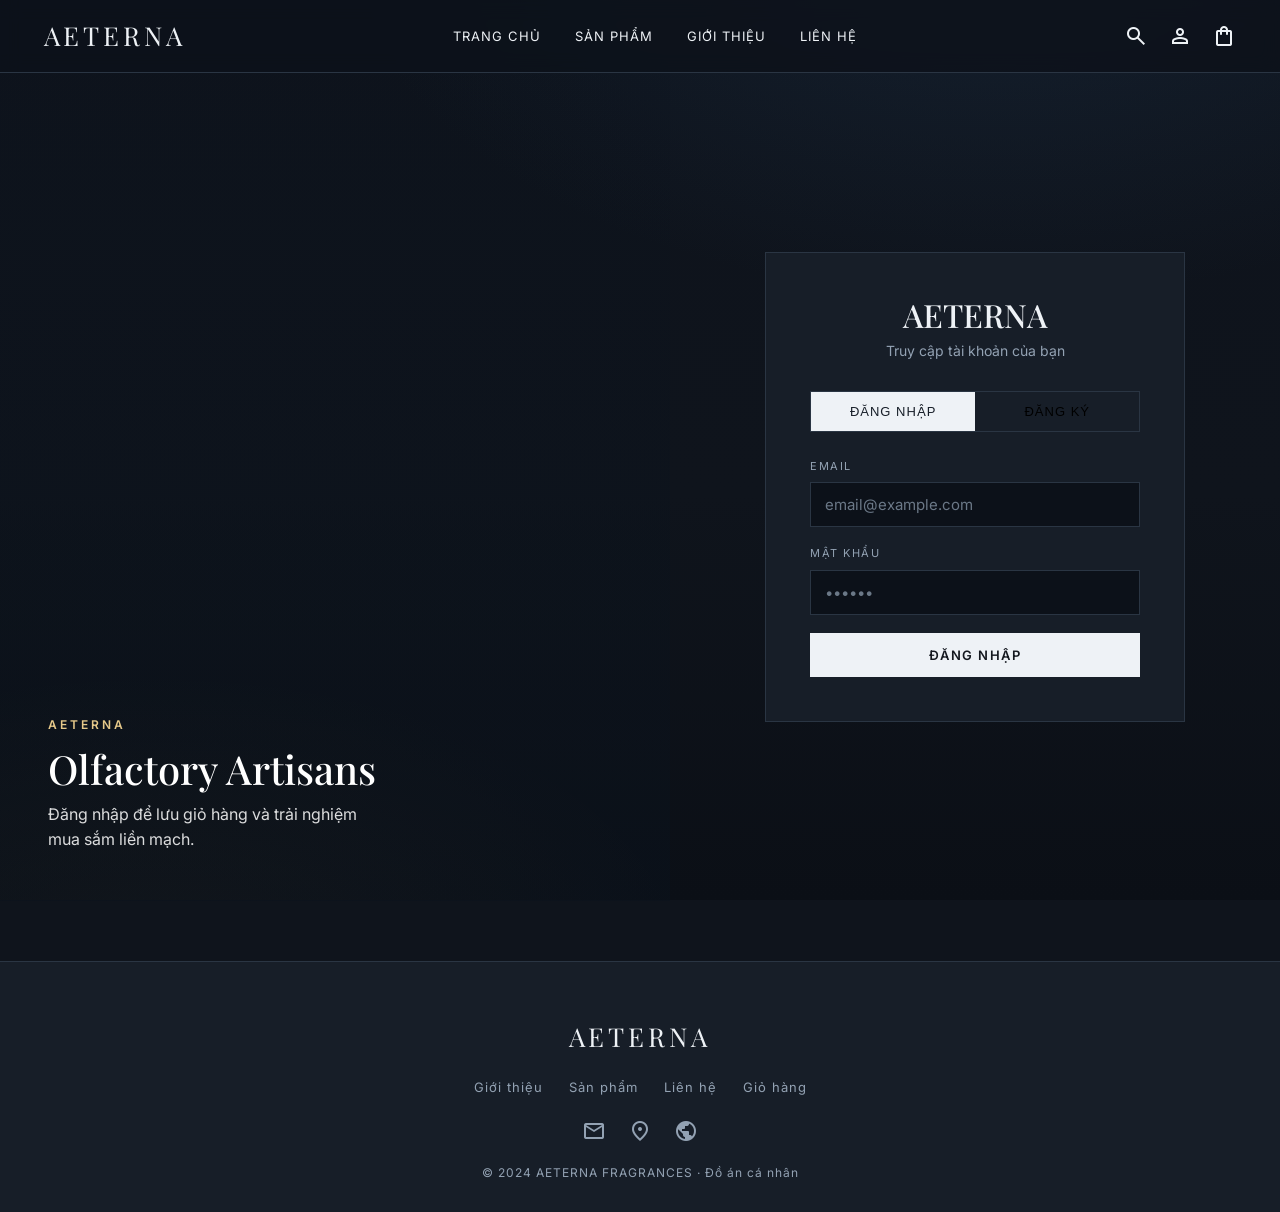
<file: PerfumeShop/wwwroot/account.html>
<!DOCTYPE html>
<html lang="vi">
<head>
  <meta charset="UTF-8" />
  <meta name="viewport" content="width=device-width, initial-scale=1.0" />
  <title>Tài khoản — AETERNA</title>
  <link rel="preconnect" href="https://fonts.googleapis.com">
  <link href="https://fonts.googleapis.com/css2?family=Playfair+Display:wght@400;500;600&family=Inter:wght@300;400;500;600&display=swap" rel="stylesheet">
  <link rel="stylesheet" href="css/style.css" />
</head>
<body>
  <div id="header"></div>

  <div class="auth-split">
    <div class="auth-visual" style="background-image:url('https://images.pexels.com/photos/8516167/pexels-photo-8516167.jpeg?auto=compress&cs=tinysrgb&w=1200')">
      <div class="auth-visual-text">
        <div class="eyebrow">AETERNA</div>
        <h2>Olfactory Artisans</h2>
        <p>Đăng nhập để lưu giỏ hàng và trải nghiệm mua sắm liền mạch.</p>
      </div>
    </div>
    <div class="auth-panel">
    <div class="auth-wrap">
    <h1>AETERNA</h1>
    <p class="auth-sub">Truy cập tài khoản của bạn</p>

    <div class="tabs">
      <button id="tabLogin" class="active" onclick="switchTab('login')">Đăng nhập</button>
      <button id="tabRegister" onclick="switchTab('register')">Đăng ký</button>
    </div>

    <!-- Form đăng nhập -->
    <form id="loginForm">
      <div class="field">
        <label>Email</label>
        <input type="email" id="loginEmail" required placeholder="email@example.com" />
      </div>
      <div class="field">
        <label>Mật khẩu</label>
        <input type="password" id="loginPassword" required placeholder="••••••" />
      </div>
      <button type="submit" class="btn btn-dark btn-block" id="loginBtn">Đăng nhập</button>
    </form>

    <!-- Form đăng ký -->
    <form id="registerForm" class="hidden">
      <div class="field">
        <label>Họ và tên</label>
        <input type="text" id="regName" required placeholder="Nguyễn Văn A" />
      </div>
      <div class="field">
        <label>Email</label>
        <input type="email" id="regEmail" required placeholder="email@example.com" />
      </div>
      <div class="field">
        <label>Mật khẩu (tối thiểu 6 ký tự)</label>
        <input type="password" id="regPassword" required minlength="6" placeholder="••••••" />
      </div>
      <button type="submit" class="btn btn-dark btn-block" id="regBtn">Tạo tài khoản</button>
    </form>
    </div>
    </div>
  </div>

  <div id="footer"></div>

  <script src="js/app.js"></script>
  <script>
    renderHeader();
    renderFooter();

    // Nếu đã đăng nhập thì về trang chủ
    if (Auth.isLoggedIn) location.href = 'index.html';

    function switchTab(tab) {
      const isLogin = tab === 'login';
      document.getElementById('tabLogin').classList.toggle('active', isLogin);
      document.getElementById('tabRegister').classList.toggle('active', !isLogin);
      document.getElementById('loginForm').classList.toggle('hidden', !isLogin);
      document.getElementById('registerForm').classList.toggle('hidden', isLogin);
    }

    document.getElementById('loginForm').addEventListener('submit', async (e) => {
      e.preventDefault();
      const btn = document.getElementById('loginBtn');
      btn.disabled = true; btn.textContent = 'Đang xử lý…';
      try {
        const data = await api('/auth/login', { method: 'POST', body: {
          email: document.getElementById('loginEmail').value,
          password: document.getElementById('loginPassword').value
        }});
        Auth.save(data);
        toast('Đăng nhập thành công ✓');
        setTimeout(() => location.href = Auth.isAdmin ? 'admin.html' : 'index.html', 700);
      } catch (err) {
        toast(err.message);
        btn.disabled = false; btn.textContent = 'Đăng nhập';
      }
    });

    document.getElementById('registerForm').addEventListener('submit', async (e) => {
      e.preventDefault();
      const btn = document.getElementById('regBtn');
      btn.disabled = true; btn.textContent = 'Đang xử lý…';
      try {
        const data = await api('/auth/register', { method: 'POST', body: {
          fullName: document.getElementById('regName').value,
          email: document.getElementById('regEmail').value,
          password: document.getElementById('regPassword').value
        }});
        Auth.save(data);
        toast('Tạo tài khoản thành công ✓');
        setTimeout(() => location.href = 'index.html', 700);
      } catch (err) {
        toast(err.message);
        btn.disabled = false; btn.textContent = 'Tạo tài khoản';
      }
    });
  </script>
</body>
</html>
</file>
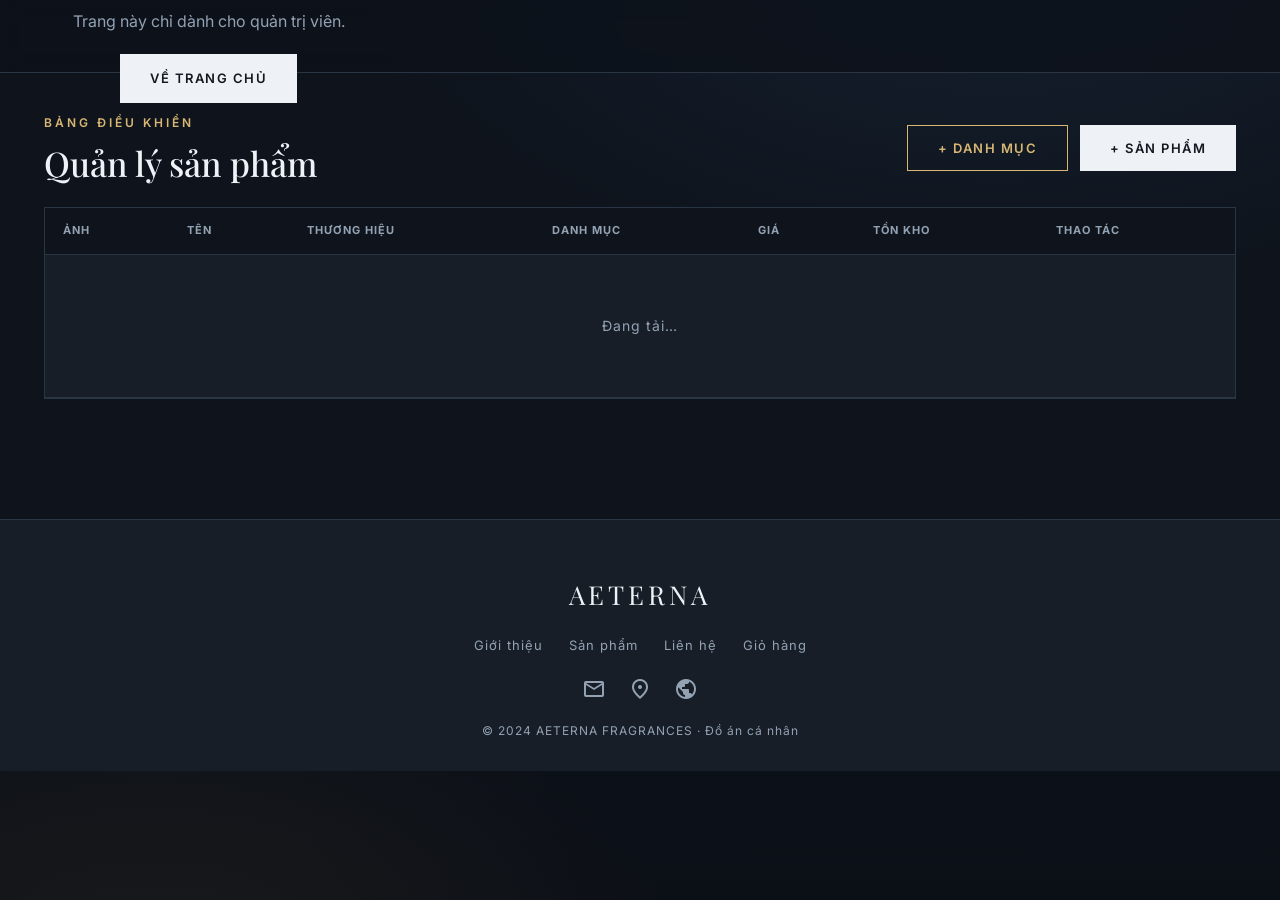
<file: PerfumeShop/wwwroot/admin.html>
<!DOCTYPE html>
<html lang="vi">
<head>
  <meta charset="UTF-8" />
  <meta name="viewport" content="width=device-width, initial-scale=1.0" />
  <title>Quản trị — AETERNA</title>
  <link rel="preconnect" href="https://fonts.googleapis.com">
  <link href="https://fonts.googleapis.com/css2?family=Playfair+Display:wght@400;500;600&family=Inter:wght@300;400;500;600&display=swap" rel="stylesheet">
  <link rel="stylesheet" href="css/style.css" />
</head>
<body>
  <div id="header"></div>

  <div class="container">
    <div class="admin-head">
      <div>
        <div class="eyebrow">Bảng điều khiển</div>
        <h1>Quản lý sản phẩm</h1>
      </div>
      <div style="display:flex; gap:12px;">
        <button class="btn btn-outline" onclick="openCategoryModal()">+ Danh mục</button>
        <button class="btn btn-dark" onclick="openProductModal()">+ Sản phẩm</button>
      </div>
    </div>

    <div class="table-wrap">
      <table>
        <thead>
          <tr>
            <th>Ảnh</th><th>Tên</th><th>Thương hiệu</th><th>Danh mục</th>
            <th>Giá</th><th>Tồn kho</th><th>Thao tác</th>
          </tr>
        </thead>
        <tbody id="rows">
          <tr><td colspan="7" class="loading">Đang tải…</td></tr>
        </tbody>
      </table>
    </div>
    <div style="height:60px;"></div>
  </div>

  <!-- Modal sản phẩm -->
  <div class="modal-overlay" id="productModal">
    <div class="modal">
      <h2 id="productModalTitle">Thêm sản phẩm</h2>
      <form id="productForm">
        <input type="hidden" id="pId" />
        <div class="field">
          <label>Tên sản phẩm</label>
          <input type="text" id="pName" required />
        </div>
        <div class="modal-grid">
          <div class="field">
            <label>Thương hiệu</label>
            <input type="text" id="pBrand" />
          </div>
          <div class="field">
            <label>Danh mục</label>
            <select id="pCategory" required></select>
          </div>
          <div class="field">
            <label>Giá (VND)</label>
            <input type="number" id="pPrice" min="0" step="1000" required />
          </div>
          <div class="field">
            <label>Dung tích (ml)</label>
            <input type="number" id="pVolume" min="0" required />
          </div>
          <div class="field">
            <label>Tồn kho</label>
            <input type="number" id="pStock" min="0" required />
          </div>
          <div class="field">
            <label>Link ảnh (tùy chọn)</label>
            <input type="text" id="pImage" placeholder="https://…" />
          </div>
        </div>
        <div class="field">
          <label>Nốt hương (cách nhau bởi dấu phẩy)</label>
          <input type="text" id="pNotes" placeholder="Bergamot, Amber" />
        </div>
        <div class="field">
          <label>Mô tả</label>
          <textarea id="pDesc" rows="3"></textarea>
        </div>
        <div class="modal-actions">
          <button type="button" class="btn btn-outline" onclick="closeModal('productModal')">Hủy</button>
          <button type="submit" class="btn btn-dark" id="pSaveBtn">Lưu</button>
        </div>
      </form>
    </div>
  </div>

  <!-- Modal danh mục -->
  <div class="modal-overlay" id="categoryModal">
    <div class="modal">
      <h2>Thêm danh mục</h2>
      <form id="categoryForm">
        <div class="field">
          <label>Tên danh mục</label>
          <input type="text" id="cName" required />
        </div>
        <div class="field">
          <label>Mô tả</label>
          <textarea id="cDesc" rows="2"></textarea>
        </div>
        <div class="modal-actions">
          <button type="button" class="btn btn-outline" onclick="closeModal('categoryModal')">Hủy</button>
          <button type="submit" class="btn btn-dark">Lưu</button>
        </div>
      </form>
    </div>
  </div>

  <div id="footer"></div>

  <script src="js/app.js"></script>
  <script>
    renderHeader('admin');
    renderFooter();

    // Chặn truy cập nếu không phải admin
    if (!Auth.isAdmin) {
      document.querySelector('.container').innerHTML =
        `<div class="empty-state"><h3>Không có quyền truy cập</h3><p>Trang này chỉ dành cho quản trị viên.</p>
         <a href="index.html" class="btn btn-dark" style="margin-top:20px;">Về trang chủ</a></div>`;
      throw new Error('stop');
    }

    let categories = [];
    let productMap = {};  // tra cứu sản phẩm theo id cho nút Sửa

    async function loadAll() {
      categories = await api('/categories');
      const products = await api('/products');
      productMap = Object.fromEntries(products.map(p => [p.id, p]));
      const rows = document.getElementById('rows');
      rows.innerHTML = products.length
        ? products.map(rowHtml).join('')
        : `<tr><td colspan="7" class="loading">Chưa có sản phẩm nào.</td></tr>`;

      // Đổ danh mục vào dropdown
      document.getElementById('pCategory').innerHTML =
        categories.map(c => `<option value="${c.id}">${c.name}</option>`).join('');
    }

    function rowHtml(p) {
      const thumb = p.imageUrl
        ? `<img src="${p.imageUrl}" style="width:46px;height:56px;object-fit:cover;">`
        : `<div style="width:46px;height:56px;background:#1c2734;"></div>`;
      return `
        <tr>
          <td>${thumb}</td>
          <td>${p.name}</td>
          <td>${p.brand || '—'}</td>
          <td>${p.categoryName || '—'}</td>
          <td>${formatVND(p.price)}</td>
          <td>${p.stock}</td>
          <td>
            <div class="row-actions">
              <button class="mini-btn" onclick="editProduct(${p.id})">Sửa</button>
              <button class="mini-btn danger" onclick="deleteProduct(${p.id})">Xóa</button>
            </div>
          </td>
        </tr>`;
    }

    /* ---------- Modal helpers ---------- */
    function openModal(id) { document.getElementById(id).classList.add('open'); }
    function closeModal(id) { document.getElementById(id).classList.remove('open'); }

    function openProductModal() {
      document.getElementById('productForm').reset();
      document.getElementById('pId').value = '';
      document.getElementById('productModalTitle').textContent = 'Thêm sản phẩm';
      openModal('productModal');
    }

    function editProduct(id) {
      const p = productMap[id];
      if (!p) return;
      document.getElementById('productModalTitle').textContent = 'Sửa sản phẩm';
      document.getElementById('pId').value = p.id;
      document.getElementById('pName').value = p.name;
      document.getElementById('pBrand').value = p.brand || '';
      document.getElementById('pCategory').value = p.categoryId;
      document.getElementById('pPrice').value = p.price;
      document.getElementById('pVolume').value = p.volumeMl;
      document.getElementById('pStock').value = p.stock;
      document.getElementById('pImage').value = p.imageUrl || '';
      document.getElementById('pNotes').value = p.notes || '';
      document.getElementById('pDesc').value = p.description || '';
      openModal('productModal');
    }

    document.getElementById('productForm').addEventListener('submit', async (e) => {
      e.preventDefault();
      const id = document.getElementById('pId').value;
      const body = {
        name: document.getElementById('pName').value,
        brand: document.getElementById('pBrand').value,
        description: document.getElementById('pDesc').value,
        notes: document.getElementById('pNotes').value,
        price: Number(document.getElementById('pPrice').value),
        volumeMl: Number(document.getElementById('pVolume').value),
        stock: Number(document.getElementById('pStock').value),
        imageUrl: document.getElementById('pImage').value,
        categoryId: Number(document.getElementById('pCategory').value)
      };
      try {
        if (id) await api(`/products/${id}`, { method: 'PUT', auth: true, body });
        else await api('/products', { method: 'POST', auth: true, body });
        toast('Đã lưu sản phẩm ✓');
        closeModal('productModal');
        loadAll();
      } catch (err) { toast(err.message); }
    });

    async function deleteProduct(id) {
      const p = productMap[id];
      if (!confirm(`Xóa sản phẩm "${p?.name || ''}"?`)) return;
      try {
        await api(`/products/${id}`, { method: 'DELETE', auth: true });
        toast('Đã xóa sản phẩm');
        loadAll();
      } catch (err) { toast(err.message); }
    }

    /* ---------- Danh mục ---------- */
    function openCategoryModal() {
      document.getElementById('categoryForm').reset();
      openModal('categoryModal');
    }
    document.getElementById('categoryForm').addEventListener('submit', async (e) => {
      e.preventDefault();
      try {
        await api('/categories', { method: 'POST', auth: true, body: {
          name: document.getElementById('cName').value,
          description: document.getElementById('cDesc').value
        }});
        toast('Đã thêm danh mục ✓');
        closeModal('categoryModal');
        loadAll();
      } catch (err) { toast(err.message); }
    });

    loadAll();
  </script>
</body>
</html>
</file>
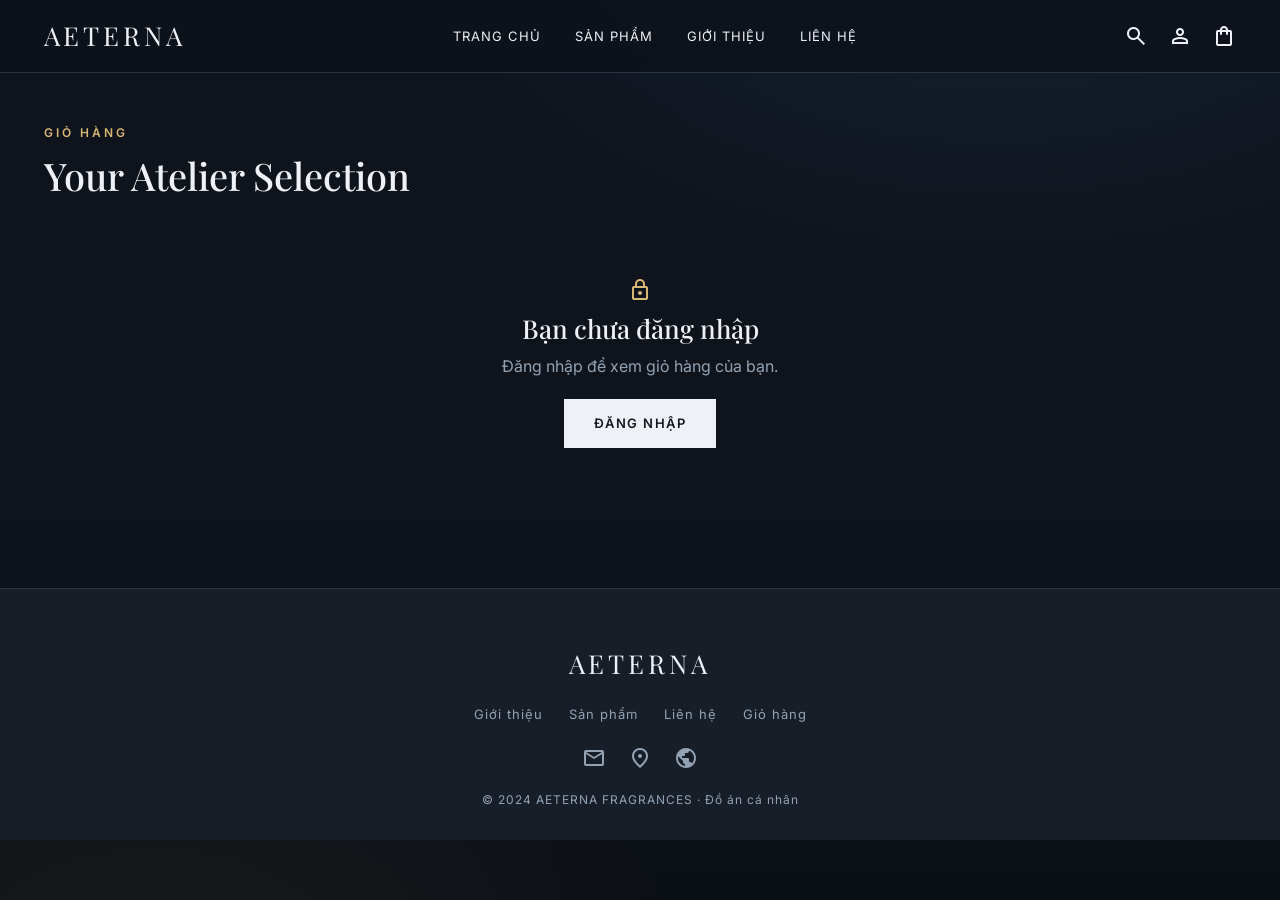
<file: PerfumeShop/wwwroot/cart.html>
<!DOCTYPE html>
<html lang="vi">
<head>
  <meta charset="UTF-8" />
  <meta name="viewport" content="width=device-width, initial-scale=1.0" />
  <title>Giỏ hàng — AETERNA</title>
  <link rel="preconnect" href="https://fonts.googleapis.com">
  <link href="https://fonts.googleapis.com/css2?family=Playfair+Display:wght@400;500;600&family=Inter:wght@300;400;500;600&display=swap" rel="stylesheet">
  <link rel="stylesheet" href="css/style.css" />
</head>
<body>
  <div id="header"></div>

  <div class="container">
    <div class="section-head" style="text-align:left; margin:50px 0 0;">
      <div class="eyebrow">Giỏ hàng</div>
      <h2 style="font-size:38px;">Your Atelier Selection</h2>
    </div>
    <div id="cartRoot">
      <div class="loading">Đang tải giỏ hàng…</div>
    </div>
  </div>

  <div id="footer"></div>

  <script src="js/app.js"></script>
  <script>
    renderHeader();
    renderFooter();

    if (!Auth.isLoggedIn) {
      document.getElementById('cartRoot').innerHTML = emptyLogin();
    } else {
      loadCart();
    }

    async function loadCart() {
      const root = document.getElementById('cartRoot');
      try {
        const cart = await api('/cart', { auth: true });
        if (!cart.items.length) { root.innerHTML = emptyCart(); return; }

        const count = cart.items.reduce((s, i) => s + i.quantity, 0);
        root.innerHTML = `
          <p class="cart-count-line">${count} sản phẩm trong giỏ của bạn</p>
          <div class="cart-layout">
            <div>
              ${cart.items.map(itemHtml).join('')}
            </div>
            <div class="summary">
              <h3>Tóm tắt đơn hàng</h3>
              <div class="summary-row"><span>Số sản phẩm</span><span>${count}</span></div>
              <div class="summary-row"><span>Tạm tính</span><span>${formatVND(cart.total)}</span></div>
              <div class="summary-row"><span>Vận chuyển</span><span>Miễn phí</span></div>
              <div class="summary-total"><span>Tổng cộng</span><b>${formatVND(cart.total)}</b></div>
              <button class="btn btn-dark btn-block" style="margin-top:20px;" onclick="checkout()">Thanh toán</button>
              <a href="shop.html" class="continue-link">← Tiếp tục mua sắm</a>
              <p style="font-size:12px; color:var(--gray); text-align:center; margin-top:14px; letter-spacing:1px;">🔒 Giao dịch được mã hóa an toàn</p>
            </div>
          </div>`;
      } catch (e) {
        root.innerHTML = `<div class="empty-state">${e.message}</div>`;
      }
    }

    function itemHtml(i) {
      return `
        <div class="cart-item">
          <div class="cart-item-media">${i.imageUrl ? `<img src="${i.imageUrl}" alt="${i.productName}">` : placeholderHtml(i.productName)}</div>
          <div>
            <h4>${i.productName}</h4>
            <div class="notes">${formatVND(i.unitPrice)}</div>
            <div class="qty">
              <button onclick="setQty(${i.productId}, ${i.quantity - 1})">−</button>
              <span>${String(i.quantity).padStart(2,'0')}</span>
              <button onclick="setQty(${i.productId}, ${i.quantity + 1})">+</button>
            </div>
          </div>
          <div style="text-align:right;">
            <div class="product-price" style="margin-bottom:14px;">${formatVND(i.lineTotal)}</div>
            <button class="link-remove" onclick="removeItem(${i.productId})">Xóa</button>
          </div>
        </div>`;
    }

    async function setQty(productId, quantity) {
      try {
        await api('/cart/items', { method: 'PUT', auth: true, body: { productId, quantity } });
        await loadCart(); updateCartCount();
      } catch (e) { toast(e.message); }
    }

    async function removeItem(productId) {
      try {
        await api(`/cart/items/${productId}`, { method: 'DELETE', auth: true });
        toast('Đã xóa khỏi giỏ');
        await loadCart(); updateCartCount();
      } catch (e) { toast(e.message); }
    }

    function checkout() {
      toast('Chức năng thanh toán sẽ được bổ sung ở phiên bản sau.');
    }

    function emptyCart() {
      return `<div class="empty-state">
        <span class="material-symbols-outlined empty-icon">shopping_bag</span>
        <h3>Giỏ hàng trống</h3><p>Hãy khám phá bộ sưu tập của chúng tôi.</p>
        <a href="shop.html" class="btn btn-dark" style="margin-top:20px;">Mua sắm ngay</a></div>`;
    }
    function emptyLogin() {
      return `<div class="empty-state">
        <span class="material-symbols-outlined empty-icon">lock</span>
        <h3>Bạn chưa đăng nhập</h3><p>Đăng nhập để xem giỏ hàng của bạn.</p>
        <a href="account.html" class="btn btn-dark" style="margin-top:20px;">Đăng nhập</a></div>`;
    }
  </script>
</body>
</html>
</file>
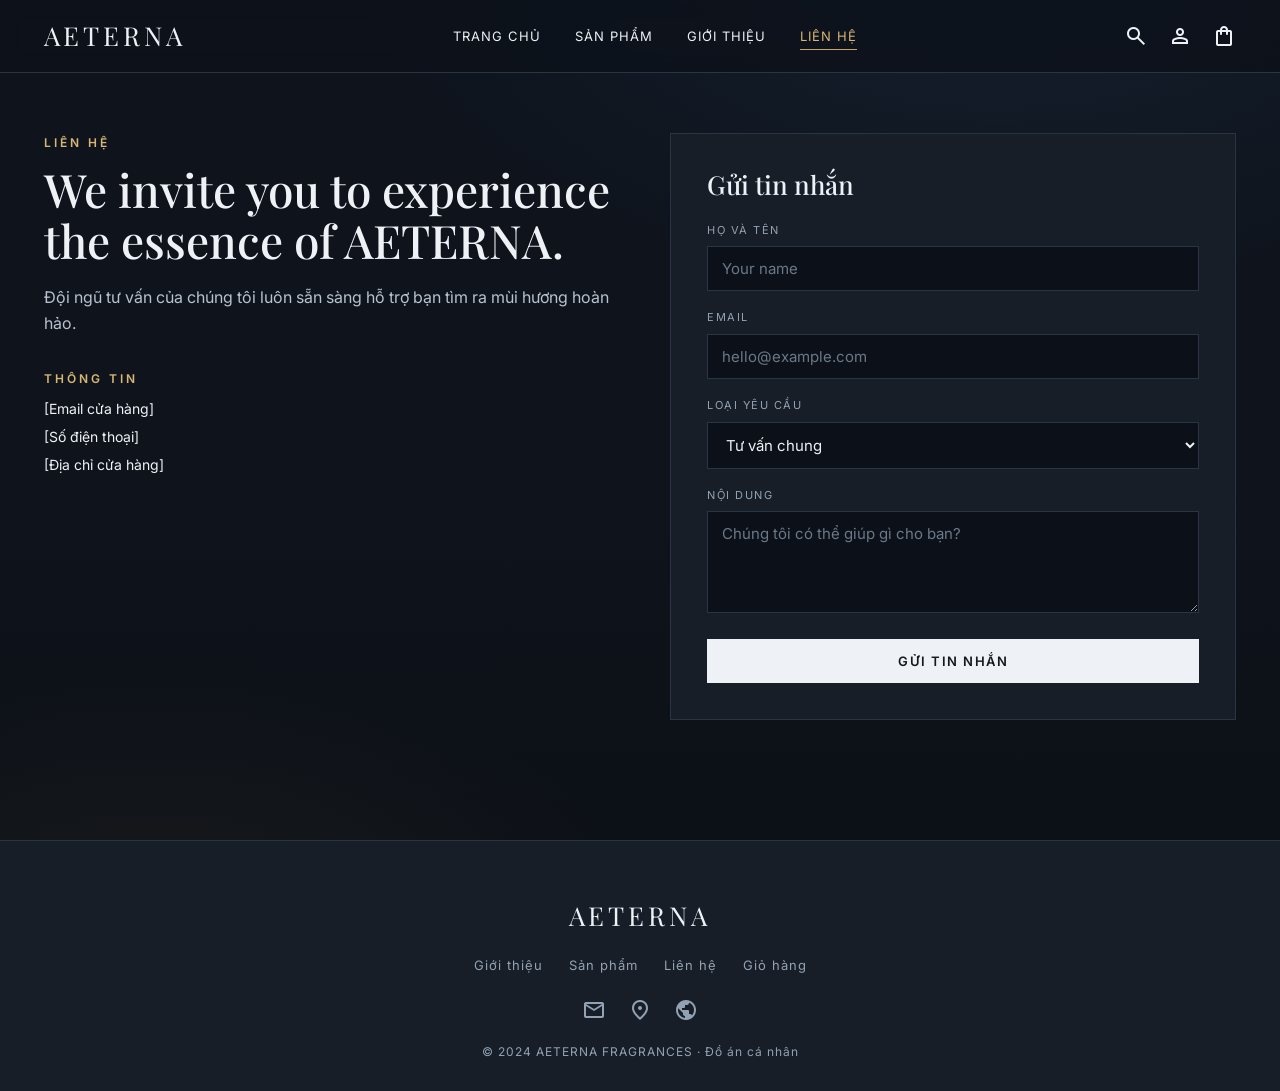
<file: PerfumeShop/wwwroot/contact.html>
<!DOCTYPE html>
<html lang="vi">
<head>
  <meta charset="UTF-8" />
  <meta name="viewport" content="width=device-width, initial-scale=1.0" />
  <title>Liên hệ — AETERNA</title>
  <link rel="preconnect" href="https://fonts.googleapis.com">
  <link href="https://fonts.googleapis.com/css2?family=Playfair+Display:wght@400;500;600&family=Inter:wght@300;400;500;600&display=swap" rel="stylesheet">
  <link rel="stylesheet" href="css/style.css" />
</head>
<body>
  <div id="header"></div>

  <div class="container">
    <div class="detail" style="align-items:start;">
      <div>
        <div class="eyebrow">Liên hệ</div>
        <h1 style="font-size:46px; line-height:1.1; margin-bottom:20px;">We invite you to experience the essence of AETERNA.</h1>
        <p style="color:#b7c2ce; margin-bottom:30px;">Đội ngũ tư vấn của chúng tôi luôn sẵn sàng hỗ trợ bạn tìm ra mùi hương hoàn hảo.</p>
        <div style="font-size:14px; line-height:2;">
          <div class="eyebrow" style="margin-bottom:4px;">Thông tin</div>
          <div>[Email cửa hàng]</div>
          <div>[Số điện thoại]</div>
          <div>[Địa chỉ cửa hàng]</div>
        </div>
      </div>

      <div style="background:var(--white); border:1px solid var(--line); padding:36px;">
        <h2 style="font-size:26px; margin-bottom:22px;">Gửi tin nhắn</h2>
        <form id="contactForm">
          <div class="field">
            <label>Họ và tên</label>
            <input type="text" required placeholder="Your name" />
          </div>
          <div class="field">
            <label>Email</label>
            <input type="email" required placeholder="hello@example.com" />
          </div>
          <div class="field">
            <label>Loại yêu cầu</label>
            <select>
              <option>Tư vấn chung</option>
              <option>Đặt hàng</option>
              <option>Hợp tác</option>
            </select>
          </div>
          <div class="field">
            <label>Nội dung</label>
            <textarea rows="4" required placeholder="Chúng tôi có thể giúp gì cho bạn?"></textarea>
          </div>
          <button type="submit" class="btn btn-dark btn-block">Gửi tin nhắn</button>
        </form>
      </div>
    </div>
  </div>

  <div id="footer"></div>

  <script src="js/app.js"></script>
  <script>
    renderHeader('contact');
    renderFooter();

    document.getElementById('contactForm').addEventListener('submit', (e) => {
      e.preventDefault();
      e.target.reset();
      toast('Cảm ơn bạn! Tin nhắn đã được ghi nhận.');
    });
  </script>
</body>
</html>
</file>
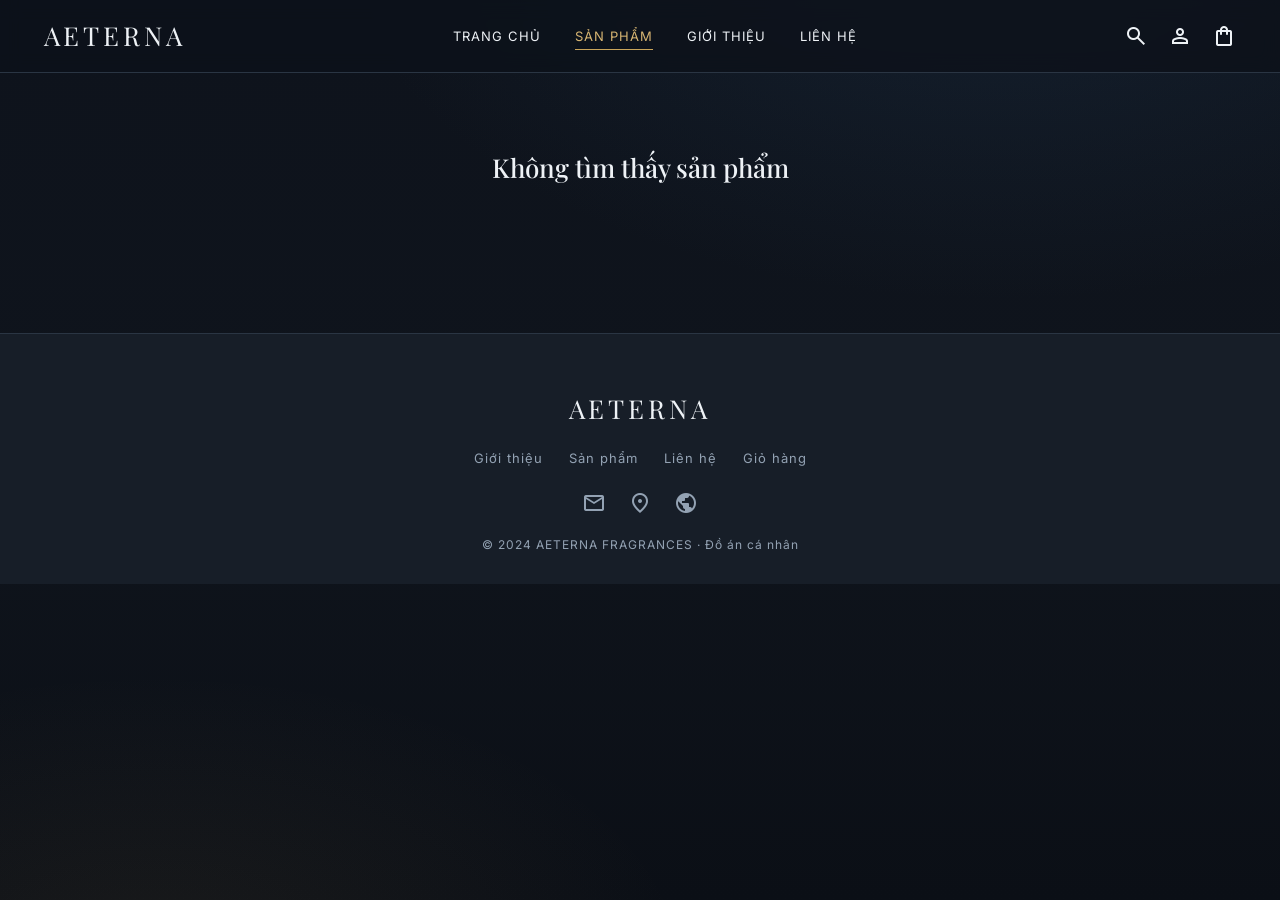
<file: PerfumeShop/wwwroot/product.html>
<!DOCTYPE html>
<html lang="vi">
<head>
  <meta charset="UTF-8" />
  <meta name="viewport" content="width=device-width, initial-scale=1.0" />
  <title>Chi tiết sản phẩm — AETERNA</title>
  <link rel="preconnect" href="https://fonts.googleapis.com">
  <link href="https://fonts.googleapis.com/css2?family=Playfair+Display:wght@400;500;600&family=Inter:wght@300;400;500;600&display=swap" rel="stylesheet">
  <link rel="stylesheet" href="css/style.css" />
</head>
<body>
  <div id="header"></div>

  <div class="container">
    <div id="detail">
      <div class="loading">Đang tải…</div>
    </div>
    <div id="related"></div>
  </div>

  <div id="footer"></div>

  <script src="js/app.js"></script>
  <script>
    renderHeader('shop');
    renderFooter();

    const id = new URLSearchParams(location.search).get('id');

    (async () => {
      const box = document.getElementById('detail');
      if (!id) { box.innerHTML = `<div class="empty-state"><h3>Không tìm thấy sản phẩm</h3></div>`; return; }
      try {
        const p = await api(`/products/${id}`);
        box.innerHTML = `
          <nav class="breadcrumb">
            <a href="index.html">Trang chủ</a> <span>/</span>
            <a href="shop.html">Sản phẩm</a> <span>/</span>
            <span class="current">${p.name}</span>
          </nav>
          <div class="detail">
            <div class="detail-media">${productImage(p)}</div>
            <div class="detail-info">
              <div class="eyebrow">${p.categoryName || 'Nước hoa'}</div>
              <h1>${p.name}</h1>
              <div class="detail-brand">${p.brand || ''}</div>
              ${ratingHtml(p.id)}
              <div class="detail-price">${formatVND(p.price)}</div>
              ${p.notes ? `<div class="detail-notes">${noteTags(p.notes)}</div>` : ''}

              <div class="detail-section">
                <h3 class="detail-subhead">Mô tả</h3>
                <p class="detail-desc">${p.description || 'Chưa có mô tả cho sản phẩm này.'}</p>
              </div>

              <div class="spec-list">
                <div class="spec-row"><span>Thương hiệu</span><span>${p.brand || '—'}</span></div>
                <div class="spec-row"><span>Danh mục</span><span>${p.categoryName || '—'}</span></div>
                <div class="spec-row"><span>Dung tích</span><span>${p.volumeMl} ml</span></div>
                <div class="spec-row"><span>Tình trạng</span><span>${p.stock > 0 ? 'Còn hàng (' + p.stock + ')' : 'Hết hàng'}</span></div>
              </div>

              <div class="buy-row">
                <div class="qty">
                  <button onclick="changeQty(-1)">−</button>
                  <span id="qty">1</span>
                  <button onclick="changeQty(1)">+</button>
                </div>
                <button class="btn btn-dark buy-btn" id="addBtn" ${p.stock > 0 ? '' : 'disabled'}>
                  ${p.stock > 0 ? 'Thêm vào giỏ hàng' : 'Hết hàng'}
                </button>
              </div>
            </div>
          </div>`;
        document.getElementById('addBtn').onclick = () => addToCart(p.id);
        loadRelated(p.categoryId, p.id);
      } catch (e) {
        box.innerHTML = `<div class="empty-state"><h3>${e.message}</h3></div>`;
      }
    })();

    // Đánh giá sao (trang trí, ổn định theo id sản phẩm)
    function ratingHtml(pid) {
      const rating = (4.2 + (pid % 8) / 10).toFixed(1);
      const reviews = 24 + (pid * 7) % 200;
      const full = Math.round(rating);
      const stars = '★'.repeat(full) + '☆'.repeat(5 - full);
      return `<div class="rating"><span class="stars">${stars}</span> ${rating} · ${reviews} đánh giá</div>`;
    }

    // Sản phẩm liên quan (cùng danh mục)
    async function loadRelated(categoryId, excludeId) {
      const box = document.getElementById('related');
      try {
        const list = await api(`/products?categoryId=${categoryId}`);
        const related = list.filter(x => x.id !== excludeId).slice(0, 4);
        if (!related.length) return;
        box.innerHTML = `
          <div class="section-head" style="margin-top:50px;">
            <div class="eyebrow">Gợi ý cho bạn</div>
            <h2 style="font-size:32px;">Sản phẩm liên quan</h2>
          </div>
          <div class="product-grid" style="margin-bottom:40px;">${related.map(renderProductCard).join('')}</div>`;
        initReveal(box);
      } catch (e) { /* bỏ qua nếu lỗi */ }
    }

    let qty = 1;
    function changeQty(d) {
      qty = Math.max(1, qty + d);
      document.getElementById('qty').textContent = qty;
    }

    async function addToCart(pid) {
      if (!Auth.isLoggedIn) { toast('Vui lòng đăng nhập để mua hàng.'); setTimeout(()=>location.href='account.html', 900); return; }
      try {
        await api('/cart/items', { method: 'POST', auth: true, body: { productId: pid, quantity: qty } });
        toast('Đã thêm vào giỏ hàng ✓');
        updateCartCount();
      } catch (e) { toast(e.message); }
    }
  </script>
</body>
</html>
</file>
<file: PerfumeShop/wwwroot/css/style.css>
/* ===========================================================
   AETERNA — Hệ thống thiết kế (design system)
   Màu & font bám theo mẫu Stitch của bạn.
   =========================================================== */
:root {
  --cream: #0f141c;        /* nền tối (page background) */
  --blue-deep: #24405c;    /* navy sáng hơn cho nhấn trên nền tối */
  --gold: #c9a45a;         /* nút phụ / điểm nhấn vàng gold */
  --gold-dark: #d8b673;    /* gold sáng để đọc rõ trên nền tối */
  --white: #171e28;        /* bề mặt thẻ (dark elevated) */
  --dark: #eef2f6;         /* CHỮ chính (sáng) + nút sáng */
  --gray: #93a2b3;         /* chữ phụ (xám sáng) */
  --line: #2a3543;         /* đường viền tối nhẹ */

  --serif: 'Playfair Display', Georgia, serif;
  --sans: 'Inter', system-ui, sans-serif;

  --maxw: 1240px;
  --shadow: 0 10px 40px rgba(0, 0, 0, 0.35);
}

* { box-sizing: border-box; margin: 0; padding: 0; }

html { scroll-behavior: smooth; }

body {
  font-family: var(--sans);
  color: var(--dark);
  /* Pha trộn nhiều sắc tối: quầng navy góc trên + quầng gold nhẹ dưới + gradient dọc */
  background:
    radial-gradient(1100px 620px at 78% -8%, rgba(36, 64, 92, 0.30), transparent 60%),
    radial-gradient(900px 500px at 12% 108%, rgba(201, 164, 90, 0.08), transparent 60%),
    linear-gradient(180deg, #0e131c 0%, #0f141c 55%, #0b0f16 100%);
  background-color: var(--cream);
  background-attachment: fixed;
  line-height: 1.6;
  -webkit-font-smoothing: antialiased;
  animation: pageIn .45s ease;           /* fade nhẹ khi mở trang */
  transition: opacity .3s ease;
}
body.page-out { opacity: 0; }            /* fade khi rời trang */
@keyframes pageIn { from { opacity: .35; } to { opacity: 1; } }
@media (prefers-reduced-motion: reduce) { body { animation: none; } }

h1, h2, h3, h4 { font-family: var(--serif); font-weight: 500; line-height: 1.15; }
a { color: inherit; text-decoration: none; }
img { max-width: 100%; display: block; }

.container { max-width: var(--maxw); margin: 0 auto; padding: 0 24px; }
.text-gold { color: var(--gold-dark); }
.eyebrow {
  font-size: 12px; letter-spacing: 3px; text-transform: uppercase;
  color: var(--gold-dark); font-weight: 600; margin-bottom: 12px;
}

/* ---------- Buttons ---------- */
.btn {
  display: inline-flex; align-items: center; justify-content: center; gap: 8px;
  padding: 14px 30px; border: none; cursor: pointer;
  font-family: var(--sans); font-size: 13px; letter-spacing: 1.5px;
  text-transform: uppercase; font-weight: 600; transition: all .25s ease;
}
.btn-dark { background: var(--dark); color: #14181f; }        /* nút sáng, chữ tối (nổi trên nền tối) */
.btn-dark:hover { background: #ffffff; }
.btn-gold { background: var(--gold); color: #14181f; }
.btn-gold:hover { background: var(--gold-dark); }
.btn-outline { background: transparent; border: 1px solid var(--gold-dark); color: var(--gold-dark); }
.btn-outline:hover { background: var(--gold); color: #14181f; border-color: var(--gold); }
.btn-block { width: 100%; }
.btn:disabled { opacity: .5; cursor: not-allowed; }

/* ---------- Header ---------- */
.site-header {
  position: sticky; top: 0; z-index: 50;
  background: rgba(13, 18, 26, 0.82); backdrop-filter: blur(10px);
  border-bottom: 1px solid var(--line);
}
.nav {
  display: flex; align-items: center; justify-content: space-between;
  height: 72px; transition: height .3s ease;
}
.site-header.scrolled { box-shadow: 0 4px 20px rgba(20, 49, 79, 0.10); }
.site-header.scrolled .nav { height: 58px; }
.site-header.scrolled .logo { font-size: 22px; }
.logo { font-family: var(--serif); font-size: 26px; letter-spacing: 4px; }
.nav-links { display: flex; gap: 34px; list-style: none; }
.nav-links a {
  font-size: 13px; letter-spacing: 1px; text-transform: uppercase;
  color: var(--dark); position: relative; padding: 4px 0;
}
.nav-links a:hover, .nav-links a.active { color: var(--gold-dark); }
.nav-links a.active::after {
  content: ''; position: absolute; left: 0; bottom: -2px;
  width: 100%; height: 1px; background: var(--gold);
}
.nav-actions { display: flex; align-items: center; gap: 20px; }
.icon-btn {
  background: none; border: none; cursor: pointer; color: var(--dark);
  font-size: 14px; display: flex; align-items: center; gap: 6px;
  position: relative; letter-spacing: .5px;
}
.icon-btn:hover { color: var(--gold-dark); }
.material-symbols-outlined {
  font-family: 'Material Symbols Outlined'; font-weight: normal; font-style: normal;
  font-size: 22px; line-height: 1; display: inline-block; vertical-align: middle;
  font-variation-settings: 'FILL' 0, 'wght' 400, 'GRAD' 0, 'opsz' 24;
}
.hide-sm { font-size: 13px; letter-spacing: .5px; }
@media (max-width: 720px) { .hide-sm { display: none; } }
.footer-social { display: flex; gap: 22px; justify-content: center; margin-bottom: 20px; }
.footer-social .material-symbols-outlined { color: var(--gray); cursor: pointer; transition: color .3s; }
.footer-social .material-symbols-outlined:hover { color: var(--gold-dark); }
.cart-count {
  position: absolute; top: -8px; right: -12px;
  background: var(--gold); color: #14181f;
  font-size: 10px; font-weight: 700;
  min-width: 16px; height: 16px; border-radius: 8px;
  display: flex; align-items: center; justify-content: center; padding: 0 4px;
}
.hamburger { display: none; }

/* ---------- Hero (kiểu điện ảnh: nền tối, chữ trắng) ---------- */
.hero {
  position: relative; min-height: 82vh;
  display: flex; align-items: center;
  background-size: cover; background-position: center;
}
.hero::before {
  content: ''; position: absolute; inset: 0; z-index: 1;
  background:
    linear-gradient(90deg, rgba(10,18,28,.85) 0%, rgba(10,18,28,.55) 45%, rgba(10,18,28,.20) 100%),
    linear-gradient(0deg, rgba(10,18,28,.55) 0%, rgba(10,18,28,0) 40%);
}

/* Slideshow hero: các ảnh chồng nhau, mờ chồng (crossfade) */
.hero-slides { position: absolute; inset: 0; z-index: 0; }
.hero-slide {
  position: absolute; inset: 0; background-size: cover; background-position: center;
  opacity: 0; transition: opacity 1.2s ease;
}
.hero-slide.active { opacity: 1; }

/* Chấm chỉ số ảnh */
.hero-dots {
  position: absolute; bottom: 26px; left: 50%; transform: translateX(-50%);
  z-index: 2; display: flex; gap: 10px;
}
.hero-dots button {
  width: 9px; height: 9px; border-radius: 50%; border: none; cursor: pointer; padding: 0;
  background: rgba(255,255,255,.45); transition: all .3s ease;
}
.hero-dots button.active { background: var(--gold); width: 26px; border-radius: 5px; }

.hero-content { position: relative; z-index: 2; max-width: 600px; }
.hero .eyebrow { color: #e6c98a; }
.hero h1 { font-size: 62px; margin: 10px 0 18px; color: #fff; text-shadow: 0 2px 24px rgba(0,0,0,.35); }
.hero p { font-size: 17px; color: rgba(255,255,255,.86); margin-bottom: 30px; max-width: 460px; text-shadow: 0 1px 12px rgba(0,0,0,.3); }

/* ---------- Khối editorial "Bespoke Scent" ---------- */
.story-section {
  background: linear-gradient(180deg, #151d29 0%, #10161f 100%);
  border-top: 1px solid var(--line); border-bottom: 1px solid var(--line);
}
.story { display: grid; grid-template-columns: 1fr 1fr; gap: 72px; align-items: center; }
.story-media { position: relative; }
.story-media img {
  position: relative; z-index: 1; width: 100%;
  aspect-ratio: 4/5; object-fit: cover;
}
/* Họa tiết góc gold hình chữ L (couture) — góc trên-trái */
.story-media::before {
  content: ''; position: absolute; top: -14px; left: -14px;
  width: 72px; height: 72px; z-index: 2;
  border-top: 2px solid var(--gold); border-left: 2px solid var(--gold);
}
/* Góc dưới-phải */
.story-media::after {
  content: ''; position: absolute; bottom: -14px; right: -14px;
  width: 72px; height: 72px; z-index: 2;
  border-bottom: 2px solid var(--gold); border-right: 2px solid var(--gold);
}
.story-body h2 { font-size: 42px; margin: 8px 0 18px; }
.story-quote {
  font-family: var(--serif); font-style: italic; font-size: 20px; color: var(--dark);
  border-left: 2px solid var(--gold); padding-left: 18px; margin-bottom: 20px; line-height: 1.5;
}
.story-body > p { color: #b7c2ce; margin-bottom: 28px; }
.story-features { display: grid; gap: 18px; margin-bottom: 32px; }
.story-feature { display: flex; gap: 14px; align-items: flex-start; }
.story-feature .material-symbols-outlined { color: var(--gold-dark); font-size: 26px; }
.story-feature h4 { font-family: var(--sans); font-size: 14px; letter-spacing: .5px; margin-bottom: 2px; }
.story-feature p { font-size: 13px; color: var(--gray); margin: 0; }
@media (max-width: 1000px) {
  .story { grid-template-columns: 1fr; gap: 54px; }
  .story-media::before, .story-media::after { display: none; }
}

/* ---------- Section ---------- */
.section { padding: 80px 0; }
.section-head { text-align: center; margin-bottom: 48px; }
.section-head h2 { font-size: 40px; }
.section-head p { color: var(--gray); margin-top: 10px; }

/* ---------- Filters ---------- */
.filters {
  display: flex; gap: 8px; flex-wrap: wrap; justify-content: center;
  margin-bottom: 40px;
}
.filter-chip {
  background: none; border: 1px solid var(--line); color: var(--dark);
  padding: 8px 20px; cursor: pointer; font-size: 13px; letter-spacing: .5px;
  border-radius: 999px; transition: all .2s;
}
.filter-chip:hover { border-color: var(--gold); }
.filter-chip.active { background: var(--dark); color: var(--white); border-color: var(--dark); }

/* Thanh lọc danh mục kiểu Stitch (chữ + chấm gold dưới mục đang chọn) */
.cat-filters {
  display: flex; gap: 34px; justify-content: center; flex-wrap: wrap;
  border-bottom: 1px solid var(--line); padding-bottom: 18px; margin-bottom: 44px;
}
.cat-btn {
  background: none; border: none; cursor: pointer;
  font-size: 12px; letter-spacing: 1.5px; text-transform: uppercase;
  color: var(--gray); position: relative; padding: 2px 0; transition: color .3s;
}
.cat-btn:hover { color: var(--gold-dark); }
.cat-btn.active { color: var(--dark); }
.cat-btn.active::after {
  content: ''; position: absolute; bottom: -19px; left: 50%;
  transform: translateX(-50%); width: 5px; height: 5px;
  background: var(--gold); border-radius: 50%;
}
.search-box {
  display: flex; align-items: center; gap: 8px; max-width: 420px; margin: 0 auto 34px;
  background: var(--white); border: 1px solid var(--line); padding: 10px 16px;
}
.search-box input { border: none; outline: none; flex: 1; font-family: var(--sans); background: transparent; color: var(--dark); }

/* ---------- Thanh công cụ Cửa hàng (đếm + sắp xếp) ---------- */
.shop-toolbar {
  display: flex; justify-content: space-between; align-items: center;
  margin-bottom: 28px; flex-wrap: wrap; gap: 12px;
}
.result-count { font-size: 13px; color: var(--gray); letter-spacing: .5px; }
.sort-label { font-size: 12px; letter-spacing: 1px; text-transform: uppercase; color: var(--gray); display: flex; align-items: center; gap: 8px; }
.sort-label select {
  border: 1px solid var(--line); background: var(--white); color: var(--dark);
  padding: 8px 12px; font-family: var(--sans); font-size: 13px; cursor: pointer; outline: none;
}
.sort-label select:focus { border-color: var(--gold); }

/* ---------- Product grid ---------- */
.product-grid {
  display: grid; grid-template-columns: repeat(4, 1fr); gap: 32px;
}
.product-card { background: transparent; position: relative; }
.product-media {
  position: relative; aspect-ratio: 1/1; overflow: hidden; background: var(--white);
  border: 1px solid var(--line);
}
.product-media img { width: 100%; height: 100%; object-fit: cover; transition: transform .5s ease; }
.product-card:hover .product-media img { transform: scale(1.05); }
.product-badge {
  position: absolute; top: 14px; left: 14px;
  background: var(--white); color: var(--dark);
  font-size: 10px; letter-spacing: 1.5px; padding: 5px 10px; text-transform: uppercase;
}
.product-placeholder {
  width: 100%; height: 100%;
  display: flex; align-items: center; justify-content: center;
  background: linear-gradient(135deg, #1c2734, #131a24);
  font-family: var(--serif); font-size: 22px; letter-spacing: 3px; color: var(--gray);
}
/* Nút "Thêm vào giỏ" dạng thanh trượt lên khi rê chuột */
.add-cart-btn {
  position: absolute; left: 0; right: 0; bottom: 0; border: none; cursor: pointer;
  background: var(--gold); color: #14181f; padding: 14px;
  font-family: var(--sans); font-size: 12px; letter-spacing: 1.5px; text-transform: uppercase; font-weight: 600;
  transform: translateY(100%); transition: transform .35s ease, background .25s ease;
}
.product-card:hover .add-cart-btn { transform: translateY(0); }
.add-cart-btn:hover { background: var(--gold-dark); color: #14181f; }
.add-cart-btn:disabled { background: #3a4653; color: #aab4c0; cursor: not-allowed; transform: translateY(0); }

/* Sản phẩm hết hàng: làm mờ + gạch giá */
.product-card.out-of-stock .product-media img,
.product-card.out-of-stock .product-placeholder { opacity: .55; filter: grayscale(.3); }
.product-card.out-of-stock .product-price { text-decoration: line-through; color: var(--gray); }
.media-tags { position: absolute; bottom: 14px; left: 14px; z-index: 2; }
.note-tags { display: flex; gap: 6px; flex-wrap: wrap; }
.note-tag {
  background: rgba(12, 16, 22, 0.72); backdrop-filter: blur(4px);
  color: #eef2f6; font-size: 10px; letter-spacing: 1px; text-transform: uppercase;
  padding: 5px 10px; border: 1px solid rgba(255, 255, 255, 0.16);
}
.product-info { padding: 16px 4px; display: flex; justify-content: space-between; align-items: flex-start; }
.product-info h3 { font-size: 19px; }
.product-info .notes { font-size: 12px; color: var(--gray); letter-spacing: .5px; margin-top: 3px; }
.product-price { font-family: var(--serif); font-size: 17px; color: var(--gold-dark); white-space: nowrap; }

/* ---------- Product detail ---------- */
.detail { display: grid; grid-template-columns: 1fr 1fr; gap: 60px; padding: 60px 0; }
.detail-media { aspect-ratio: 3/4; background: var(--white); border: 1px solid var(--line); overflow: hidden; }
.detail-media img { width: 100%; height: 100%; object-fit: cover; }
.detail-info h1 { font-size: 44px; margin: 6px 0 4px; }
.detail-brand { color: var(--gray); letter-spacing: 1px; }
.rating { margin-top: 12px; font-size: 13px; color: var(--gray); letter-spacing: .5px; }
.rating .stars { color: var(--gold-dark); letter-spacing: 2px; font-size: 15px; margin-right: 6px; }
.detail-price { font-family: var(--serif); font-size: 30px; color: var(--gold-dark); margin: 22px 0; }
.detail-desc { color: #b7c2ce; margin-bottom: 0; }

/* Chi tiết sản phẩm — breadcrumb, thông số, khu vực mua */
.breadcrumb { padding: 26px 0 6px; font-size: 13px; color: var(--gray); letter-spacing: .3px; }
.breadcrumb a:hover { color: var(--gold-dark); }
.breadcrumb span { margin: 0 4px; }
.breadcrumb .current { color: var(--dark); margin: 0; }
.detail-notes { margin: 18px 0 2px; }
.detail-section { margin: 26px 0; }
.detail-subhead { font-family: var(--sans); font-size: 12px; letter-spacing: 1.5px; text-transform: uppercase; color: var(--gray); margin-bottom: 10px; }
.spec-list { border-top: 1px solid var(--line); margin-bottom: 30px; }
.spec-row { display: flex; justify-content: space-between; padding: 12px 0; border-bottom: 1px solid var(--line); font-size: 14px; }
.spec-row span:first-child { color: var(--gray); }
.buy-row { display: flex; gap: 14px; align-items: stretch; }
.buy-btn { flex: 1; }
.detail-meta { display: flex; gap: 30px; margin-bottom: 30px; font-size: 14px; }
.detail-meta span { color: var(--gray); }
.tag { display: inline-block; background: var(--white); border: 1px solid var(--line);
  font-size: 11px; letter-spacing: 1px; padding: 5px 12px; text-transform: uppercase; margin-right: 8px; }

/* ---------- Cart ---------- */
.cart-count-line { color: var(--gray); font-size: 14px; letter-spacing: .5px; margin-top: 8px; }
.continue-link { display: block; text-align: center; margin-top: 14px; font-size: 13px; color: var(--gray); letter-spacing: .5px; }
.continue-link:hover { color: var(--gold-dark); }
.empty-icon { font-size: 52px; color: var(--gold-dark); display: block; margin: 0 auto 12px; }
.cart-layout { display: grid; grid-template-columns: 1.6fr 1fr; gap: 50px; padding: 50px 0; }
.cart-item {
  display: grid; grid-template-columns: 100px 1fr auto; gap: 20px;
  padding: 22px 0; border-bottom: 1px solid var(--line); align-items: center;
}
.cart-item-media { width: 100px; height: 120px; background: var(--white); border: 1px solid var(--line); overflow: hidden; }
.cart-item-media img { width: 100%; height: 100%; object-fit: cover; }
.cart-item h4 { font-family: var(--serif); font-size: 20px; }
.cart-item .notes { color: var(--gray); font-size: 13px; margin: 2px 0 10px; }
.qty { display: inline-flex; align-items: center; border: 1px solid var(--line); }
.qty button { width: 32px; height: 34px; background: none; border: none; cursor: pointer; font-size: 16px; }
.qty button:hover { color: var(--gold-dark); }
.qty span { width: 40px; text-align: center; font-size: 14px; }
.link-remove { background: none; border: none; color: var(--gray); cursor: pointer;
  font-size: 12px; letter-spacing: 1px; text-transform: uppercase; }
.link-remove:hover { color: #a33; }
.summary { background: var(--white); padding: 34px; border: 1px solid var(--line); height: fit-content; position: sticky; top: 96px; }
.summary h3 { font-size: 26px; margin-bottom: 22px; }
.summary-row { display: flex; justify-content: space-between; padding: 10px 0; font-size: 14px; }
.summary-total { display: flex; justify-content: space-between; padding: 18px 0; margin-top: 8px;
  border-top: 1px solid var(--line); font-size: 18px; }
.summary-total b { font-family: var(--serif); color: var(--gold-dark); }

/* ---------- Forms / Auth ---------- */
/* Bố cục 2 cột trang Đăng nhập: ảnh minh họa + form */
.auth-split { display: grid; grid-template-columns: 1.1fr 1fr; min-height: calc(100vh - 72px); }
.auth-visual { position: relative; background-size: cover; background-position: center; }
.auth-visual::after { content: ''; position: absolute; inset: 0;
  background: linear-gradient(0deg, rgba(10,18,28,.55), rgba(10,18,28,.15)); }
.auth-visual-text { position: absolute; left: 48px; bottom: 48px; right: 48px; z-index: 1; color: #fff; }
.auth-visual-text .eyebrow { color: #e6c98a; }
.auth-visual-text h2 { font-size: 40px; color: #fff; margin-bottom: 10px; }
.auth-visual-text p { color: rgba(255,255,255,.85); max-width: 340px; }
.auth-panel { display: flex; align-items: center; justify-content: center; padding: 50px 24px; }
@media (max-width: 820px) { .auth-split { grid-template-columns: 1fr; } .auth-visual { display: none; } }

.auth-wrap { max-width: 420px; width: 100%; margin: 0; background: var(--white); padding: 44px; border: 1px solid var(--line); }
.auth-wrap h1 { font-size: 32px; text-align: center; margin-bottom: 6px; }
.auth-sub { text-align: center; color: var(--gray); margin-bottom: 28px; font-size: 14px; }
.field { margin-bottom: 18px; }
.field label { display: block; font-size: 11px; letter-spacing: 1.5px; text-transform: uppercase; color: var(--gray); margin-bottom: 7px; }
.field input, .field select, .field textarea {
  width: 100%; padding: 12px 14px; border: 1px solid var(--line); background: #0c1119;
  font-family: var(--sans); font-size: 15px; outline: none; color: var(--dark);
}
input::placeholder, textarea::placeholder { color: #6b7887; }
.field input:focus, .field select:focus, .field textarea:focus { border-color: var(--gold); }
.auth-switch { text-align: center; margin-top: 20px; font-size: 14px; color: var(--gray); }
.auth-switch a { color: var(--gold-dark); font-weight: 600; }
.tabs { display: flex; margin-bottom: 26px; border: 1px solid var(--line); }
.tabs button { flex: 1; padding: 12px; background: none; border: none; cursor: pointer;
  font-size: 13px; letter-spacing: 1px; text-transform: uppercase; }
.tabs button.active { background: var(--dark); color: var(--white); }

/* ---------- Admin ---------- */
.admin-head { display: flex; justify-content: space-between; align-items: center; margin: 40px 0 24px; }
.admin-head h1 { font-size: 34px; }
.table-wrap { background: var(--white); border: 1px solid var(--line); overflow-x: auto; }
table { width: 100%; border-collapse: collapse; }
th, td { text-align: left; padding: 14px 18px; border-bottom: 1px solid var(--line); font-size: 14px; }
th { font-size: 11px; letter-spacing: 1px; text-transform: uppercase; color: var(--gray); background: var(--cream); }
td .row-actions { display: flex; gap: 8px; }
.mini-btn { padding: 6px 14px; font-size: 11px; letter-spacing: 1px; text-transform: uppercase; cursor: pointer; border: 1px solid var(--line); background: none; }
.mini-btn:hover { border-color: var(--gold); }
.mini-btn.danger:hover { border-color: #a33; color: #a33; }

/* ---------- Modal ---------- */
.modal-overlay { position: fixed; inset: 0; background: rgba(26,26,26,.5); display: none;
  align-items: center; justify-content: center; z-index: 100; padding: 20px; }
.modal-overlay.open { display: flex; }
.modal { background: var(--white); max-width: 560px; width: 100%; padding: 36px; max-height: 90vh; overflow-y: auto; }
.modal h2 { font-size: 26px; margin-bottom: 22px; }
.modal-grid { display: grid; grid-template-columns: 1fr 1fr; gap: 16px; }
.modal-actions { display: flex; gap: 12px; justify-content: flex-end; margin-top: 24px; }

/* ---------- Bento grid (trang Giới thiệu) ---------- */
.bento { display: grid; grid-template-columns: repeat(4, 1fr); grid-auto-rows: 220px; gap: 16px; }
.bento-item { position: relative; overflow: hidden; background: #1c2734; }
.bento-item img { width: 100%; height: 100%; object-fit: cover; transition: transform .9s ease; }
.bento-item:hover img { transform: scale(1.06); }
.bento-label {
  position: absolute; inset: 0; display: flex; align-items: flex-end; padding: 22px;
  background: linear-gradient(to top, rgba(17,19,24,.6), rgba(17,19,24,0) 55%); color: #fff;
}
.bento-label h4 { font-family: var(--serif); color: #fff; font-size: 22px; }
.bento-label .eyebrow { color: #e6c98a; margin: 0; }
.bento-big { grid-column: span 2; grid-row: span 2; }
.bento-wide { grid-column: span 2; }
@media (max-width: 900px) {
  .bento { grid-template-columns: repeat(2, 1fr); }
  .bento-big, .bento-wide { grid-column: span 2; grid-row: span 1; }
}
@media (max-width: 560px) {
  .bento { grid-template-columns: 1fr; }
  .bento-big, .bento-wide { grid-column: span 1; }
}

/* ---------- Khung ảnh "Global Ateliers" (chống vỡ khi ảnh lỗi) ---------- */
.atelier-media {
  aspect-ratio: 4/3; overflow: hidden; margin-bottom: 16px;
  background: linear-gradient(135deg, #1c2734, #131a24);
}
.atelier-media img { width: 100%; height: 100%; object-fit: cover; }

/* ---------- Footer ---------- */
.site-footer { background: var(--white); border-top: 1px solid var(--line); padding: 54px 0 30px; text-align: center; margin-top: 60px; }
.site-footer .logo { margin-bottom: 16px; }
.footer-links { display: flex; gap: 26px; justify-content: center; list-style: none; margin-bottom: 20px; flex-wrap: wrap; }
.footer-links a { font-size: 13px; letter-spacing: 1px; color: var(--gray); }
.footer-links a:hover { color: var(--gold-dark); }
.footer-copy { font-size: 12px; color: var(--gray); letter-spacing: 1px; }

/* ---------- Quick View (nút xem nhanh + panel trượt) ---------- */
.quick-view-btn {
  position: absolute; top: 14px; right: 14px; z-index: 3;
  width: 40px; height: 40px; border-radius: 50%; border: none; cursor: pointer;
  background: rgba(12,16,22,.7); color: #fff; display: flex; align-items: center; justify-content: center;
  opacity: 0; transform: translateY(-6px); transition: all .3s ease;
}
.quick-view-btn .material-symbols-outlined { font-size: 20px; }
.product-card:hover .quick-view-btn { opacity: 1; transform: none; }
.quick-view-btn:hover { background: var(--gold); color: #14181f; }

.qv-overlay {
  position: fixed; inset: 0; background: rgba(0,0,0,.55); backdrop-filter: blur(2px);
  opacity: 0; visibility: hidden; transition: opacity .35s ease, visibility .35s ease; z-index: 120;
}
.qv-overlay.open { opacity: 1; visibility: visible; }
.qv-drawer {
  position: fixed; top: 0; right: 0; height: 100%; width: 440px; max-width: 92vw;
  background: var(--white); box-shadow: -24px 0 70px rgba(0,0,0,.55); transform: translateX(100%);
  transition: transform .42s cubic-bezier(.22,.61,.36,1); z-index: 121; overflow-y: auto;
}
.qv-drawer.open { transform: none; }
.qv-close {
  position: absolute; top: 14px; right: 14px; z-index: 2; width: 40px; height: 40px;
  background: rgba(12,16,22,.55); border: none; color: #fff; cursor: pointer; border-radius: 50%;
  display: flex; align-items: center; justify-content: center;
}
.qv-close:hover { background: var(--gold); color: #14181f; }
.qv-media { width: 100%; aspect-ratio: 1/1; background: #0c1119; overflow: hidden; }
.qv-media img { width: 100%; height: 100%; object-fit: cover; }
.qv-media .product-placeholder { width: 100%; height: 100%; }
.qv-content { padding: 26px 28px 40px; }
.qv-content h2 { font-size: 26px; margin: 6px 0 4px; }
.qv-price { font-family: var(--serif); font-size: 24px; color: var(--gold-dark); margin: 14px 0; }
.qv-desc { color: #b7c2ce; font-size: 14px; margin: 14px 0 22px; }
.qv-actions { display: flex; gap: 12px; align-items: stretch; }
.qv-full-link { display: inline-block; margin-top: 18px; color: var(--gray); font-size: 13px; letter-spacing: .5px; }
.qv-full-link:hover { color: var(--gold-dark); }
@media (prefers-reduced-motion: reduce) { .qv-drawer { transition: none; } }

/* ---------- Toast ---------- */
.toast { position: fixed; bottom: 30px; left: 50%; transform: translateX(-50%) translateY(80px);
  background: var(--dark); color: var(--white); padding: 14px 26px; font-size: 14px;
  letter-spacing: .5px; opacity: 0; transition: all .35s ease; z-index: 200; }
.toast.show { opacity: 1; transform: translateX(-50%) translateY(0); }

/* ---------- Utilities ---------- */
.empty-state { text-align: center; padding: 80px 20px; color: var(--gray); }
.empty-state h3 { font-size: 26px; margin-bottom: 10px; color: var(--dark); }
.loading { text-align: center; padding: 60px; color: var(--gray); letter-spacing: 1px; }
.hidden { display: none !important; }

/* ===========================================================
   Hiệu ứng cuộn kiểu Apple (scroll animations)
   =========================================================== */

/* Phần tử ẩn ban đầu, hiện dần khi cuộn tới */
.reveal {
  opacity: 0;
  transform: translateY(48px);
  transition: opacity 1s cubic-bezier(.22,.61,.36,1),
              transform 1s cubic-bezier(.22,.61,.36,1);
  will-change: opacity, transform;
}
.reveal.in { opacity: 1; transform: none; }

/* Fade-only (dùng cho khối tiêu đề đi kèm text-reveal, tránh trùng chuyển động) */
.reveal-fade { opacity: 0; transition: opacity 1s cubic-bezier(.22,.61,.36,1); }
.reveal-fade.in { opacity: 1; }

/* Hiệu ứng chữ xuất hiện theo từng từ */
.tr-word { display: inline-block; overflow: hidden; vertical-align: top; }
.tr-inner { display: inline-block; transform: translateY(110%); transition: transform .8s cubic-bezier(.22,.61,.36,1); }
.text-reveal.in .tr-inner { transform: none; }
.hero-content .text-reveal { animation: none; opacity: 1; transform: none; } /* để text-reveal tự lo */
@media (prefers-reduced-motion: reduce) { .tr-inner { transform: none; } }

/* Dòng thương hiệu chạy ngang (marquee) */
.marquee { overflow: hidden; border-top: 1px solid var(--line); border-bottom: 1px solid var(--line); background: var(--white); padding: 22px 0; }
.marquee-track { display: flex; gap: 60px; width: max-content; animation: marquee 30s linear infinite; }
.marquee-track span { font-family: var(--serif); font-size: 22px; color: var(--gray); letter-spacing: 2px; white-space: nowrap; }
.marquee:hover .marquee-track { animation-play-state: paused; }
@keyframes marquee { from { transform: translateX(0); } to { transform: translateX(-50%); } }
@media (prefers-reduced-motion: reduce) { .marquee-track { animation: none; } }

/* Khối kêu gọi hành động cuối trang chủ */
.cta-band {
  background:
    radial-gradient(620px 300px at 50% 118%, rgba(201, 164, 90, 0.14), transparent 62%),
    linear-gradient(180deg, #0b0f16, #07090d);
  color: #fff; padding: 90px 0; text-align: center; border-top: 1px solid var(--line);
}
.cta-band .eyebrow { color: #e6c98a; }
.cta-band h2 { color: #fff; font-size: 42px; margin-bottom: 26px; }
.cta-band p { color: rgba(255,255,255,.8); max-width: 460px; margin: 0 auto 28px; }

/* Kiểu trượt sang / phóng to */
.reveal-scale { transform: scale(.92); }
.reveal-scale.in { transform: scale(1); }
.reveal-left { transform: translateX(-60px); }
.reveal-left.in { transform: none; }
.reveal-right { transform: translateX(60px); }
.reveal-right.in { transform: none; }

/* Hiệu ứng lần lượt (stagger) cho lưới sản phẩm */
.product-grid > *:nth-child(1) { transition-delay: .00s; }
.product-grid > *:nth-child(2) { transition-delay: .08s; }
.product-grid > *:nth-child(3) { transition-delay: .16s; }
.product-grid > *:nth-child(4) { transition-delay: .24s; }
.product-grid > *:nth-child(5) { transition-delay: .10s; }
.product-grid > *:nth-child(6) { transition-delay: .18s; }
.product-grid > *:nth-child(7) { transition-delay: .26s; }
.product-grid > *:nth-child(8) { transition-delay: .34s; }

/* Nội dung hero hiện dần khi tải trang */
.hero-content > * { opacity: 0; transform: translateY(30px); animation: fadeUp 1s cubic-bezier(.22,.61,.36,1) forwards; }
.hero-content > *:nth-child(1) { animation-delay: .15s; }
.hero-content > *:nth-child(2) { animation-delay: .30s; }
.hero-content > *:nth-child(3) { animation-delay: .45s; }
.hero-content > *:nth-child(4) { animation-delay: .60s; }
@keyframes fadeUp { to { opacity: 1; transform: none; } }

/* Tôn trọng người dùng tắt hiệu ứng chuyển động */
@media (prefers-reduced-motion: reduce) {
  html { scroll-behavior: auto; }
  .reveal, .reveal-scale, .reveal-left, .reveal-right { opacity: 1 !important; transform: none !important; transition: none; }
  .hero-content > * { opacity: 1; transform: none; animation: none; }
}

/* ---------- Responsive ---------- */
@media (max-width: 1000px) {
  .product-grid { grid-template-columns: repeat(2, 1fr); }
  .detail, .cart-layout { grid-template-columns: 1fr; }
  .hero h1 { font-size: 44px; }
}
@media (max-width: 720px) {
  .nav-links { display: none; }
  .hamburger { display: block; }
  .nav-links.open {
    display: flex; flex-direction: column; position: absolute; top: 72px; left: 0; right: 0;
    background: var(--cream); padding: 20px 24px; border-bottom: 1px solid var(--line); gap: 18px;
  }
  .section-head h2 { font-size: 30px; }
  .modal-grid { grid-template-columns: 1fr; }
}
@media (max-width: 480px) {
  .product-grid { grid-template-columns: 1fr; }
}
</file>
